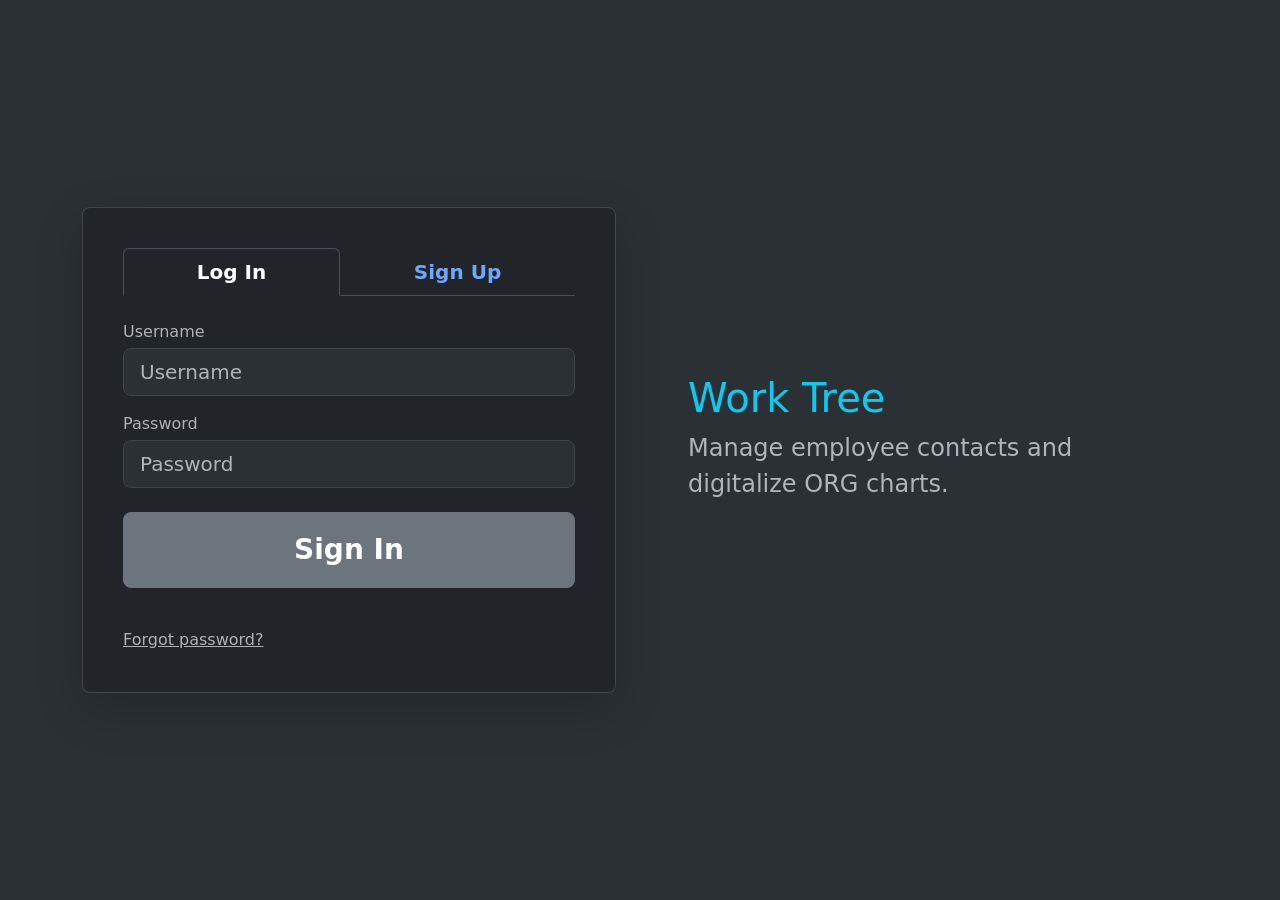
<file: index.html>
<!DOCTYPE html>
<html lang="en" data-bs-theme="dark">
<head>
  <meta charset="UTF-8">
  <meta name="viewport" content="width=device-width, initial-scale=1.0">
  <title>Contact Me NOW - Authentication</title>

  <!-- Bootstrap 5.3 CSS -->
  <link 
    href="https://cdn.jsdelivr.net/npm/bootstrap@5.3.3/dist/css/bootstrap.min.css" 
    rel="stylesheet" 
    integrity="sha384-QWTKZyjpPEjISv5WaRU9OFeRpok6YctnYmDr5pNlyT2bRjXh0JMhjY6hW+ALEwIH" 
    crossorigin="anonymous"
  >
  <!-- Bootstrap Icons -->
  <link 
    rel="stylesheet" 
    href="https://cdn.jsdelivr.net/npm/bootstrap-icons@1.11.3/font/bootstrap-icons.min.css"
  >
  <link rel="stylesheet" href="styles.css">
</head>
<body class="bg-body-tertiary min-vh-100 d-flex align-items-center justify-content-center py-5">

  <div class="container">
    <div class="row align-items-center g-5">

      <!-- Authentication Card Column -->
      <div class="col-12 col-lg-6">
        <div class="card bg-body text-body shadow-lg rounded-3 min-card-height p-3 p-sm-4">
          <div class="card-body d-flex flex-column justify-content-between">
            
            <div>
              <!-- Top Navigation Tabs (Log In / Sign Up) -->
              <ul class="nav nav-tabs nav-fill mb-4" id="authTabs" role="tablist">
                <li class="nav-item" role="presentation">
                  <button 
                    class="nav-item nav-link active fw-bold fs-5 py-2" 
                    id="login-tab" 
                    data-bs-toggle="tab" 
                    data-bs-target="#login-pane" 
                    type="button" 
                    role="tab" 
                    aria-controls="login-pane" 
                    aria-selected="true">
                    Log In
                  </button>
                </li>
                <li class="nav-item" role="presentation">
                  <button 
                    class="nav-item nav-link fw-bold fs-5 py-2" 
                    id="signup-tab" 
                    data-bs-toggle="tab" 
                    data-bs-target="#signup-pane" 
                    type="button" 
                    role="tab" 
                    aria-controls="signup-pane" 
                    aria-selected="false">
                    Sign Up
                  </button>
                </li>
              </ul>

              <!-- Tab Contents -->
              <div class="tab-content" id="authTabsContent">
                
                <!-- LOG IN PANE -->
                <div class="tab-pane fade show active" id="login-pane" role="tabpanel" aria-labelledby="login-tab" tabindex="0">
                  <form onsubmit="doLogin(event);" class="d-flex flex-column gap-3">
                    <div>
                      <label for="loginName" class="form-label text-body-secondary fw-medium mb-1">Username</label>
                      <input 
                        type="text" 
                        class="form-control form-control-lg bg-body-tertiary border-secondary-subtle" 
                        id="loginName" 
                        placeholder="Username"
                        required
                      >
                    </div>

                    <div>
                      <label for="loginPassword" class="form-label text-body-secondary fw-medium mb-1">Password</label>
                      <input 
                        type="password" 
                        class="form-control form-control-lg bg-body-tertiary border-secondary-subtle" 
                        id="loginPassword" 
                        placeholder="Password"
                        required
                      >
                    </div>

                    <button type="submit" class="btn btn-secondary btn-lg fs-3 fw-bold py-3 mt-2">
                      Sign In
                    </button>

                    <!-- Feedback Alert Span -->
                    <div id="loginResult" class="mt-1 small text-danger fw-semibold"></div>

                    <div class="mt-1">
                      <a href="#" onclick="requestPasswordReset(event)" class="text-body-secondary text-decoration-underline fs-6">
                        Forgot password?
                      </a>
                    </div>
                  </form>
                </div>

                <!-- SIGN UP PANE -->
                <div class="tab-pane fade" id="signup-pane" role="tabpanel" aria-labelledby="signup-tab" tabindex="0">
                  <form onsubmit="doRegister(event);" class="d-flex flex-column gap-3">
                    <div class="row g-2">
                      <div class="col-6">
                        <label for="regFirstName" class="form-label text-body-secondary fw-medium mb-1">First Name</label>
                        <input 
                          type="text" 
                          class="form-control bg-body-tertiary border-secondary-subtle" 
                          id="regFirstName" 
                          placeholder="John"
                          required
                        >
                      </div>
                      <div class="col-6">
                        <label for="regLastName" class="form-label text-body-secondary fw-medium mb-1">Last Name</label>
                        <input 
                          type="text" 
                          class="form-control bg-body-tertiary border-secondary-subtle" 
                          id="regLastName" 
                          placeholder="Doe"
                          required
                        >
                      </div>
                    </div>

                    <div>
                      <label for="regUsername" class="form-label text-body-secondary fw-medium mb-1">Username</label>
                      <input 
                        type="text" 
                        class="form-control bg-body-tertiary border-secondary-subtle" 
                        id="regUsername" 
                        placeholder="Choose a username"
                        required
                      >
                    </div>

                    <div>
                      <label for="regPassword" class="form-label text-body-secondary fw-medium mb-1">Password</label>
                      <input 
                        type="password" 
                        class="form-control bg-body-tertiary border-secondary-subtle" 
                        id="regPassword" 
                        placeholder="Create a password"
                        required
                      >
                    </div>

                    <button type="submit" class="btn btn-primary btn-lg fs-4 fw-bold py-3 mt-2">
                      Register
                    </button>

                    <!-- Feedback Alert Span -->
                    <div id="registerResult" class="mt-1 small fw-semibold"></div>
                  </form>
                </div>

              </div>
            </div>
          </div>
        </div>
      </div>

      <!-- Hero Banner Column -->
      <div class="col-12 col-lg-6">

    <div class="text-start p-2 p-md-4">
      <!-- Vibrant Gradient Text Title -->
      <h1 class="text-info">
        Work Tree
      </h1>

      <p class="fs-4 text-body-secondary mb-4">
        Manage employee contacts and digitalize ORG charts.
      </p>
      </div>
  </div>

  <!-- Custom JavaScript file -->
  <script src="js/code.js"></script>

  <!-- Bootstrap 5.3 JS Bundle -->
  <script 
    src="https://cdn.jsdelivr.net/npm/bootstrap@5.3.3/dist/js/bootstrap.bundle.min.js" 
    integrity="sha384-YvpcrYf0tY3lHB60NNkmXc5s9fDVZLESaAA55NDzOxhy9GkcIdslK1eN7N6jIeHz" 
    crossorigin="anonymous">
  </script>
</body>
</html>
</file>
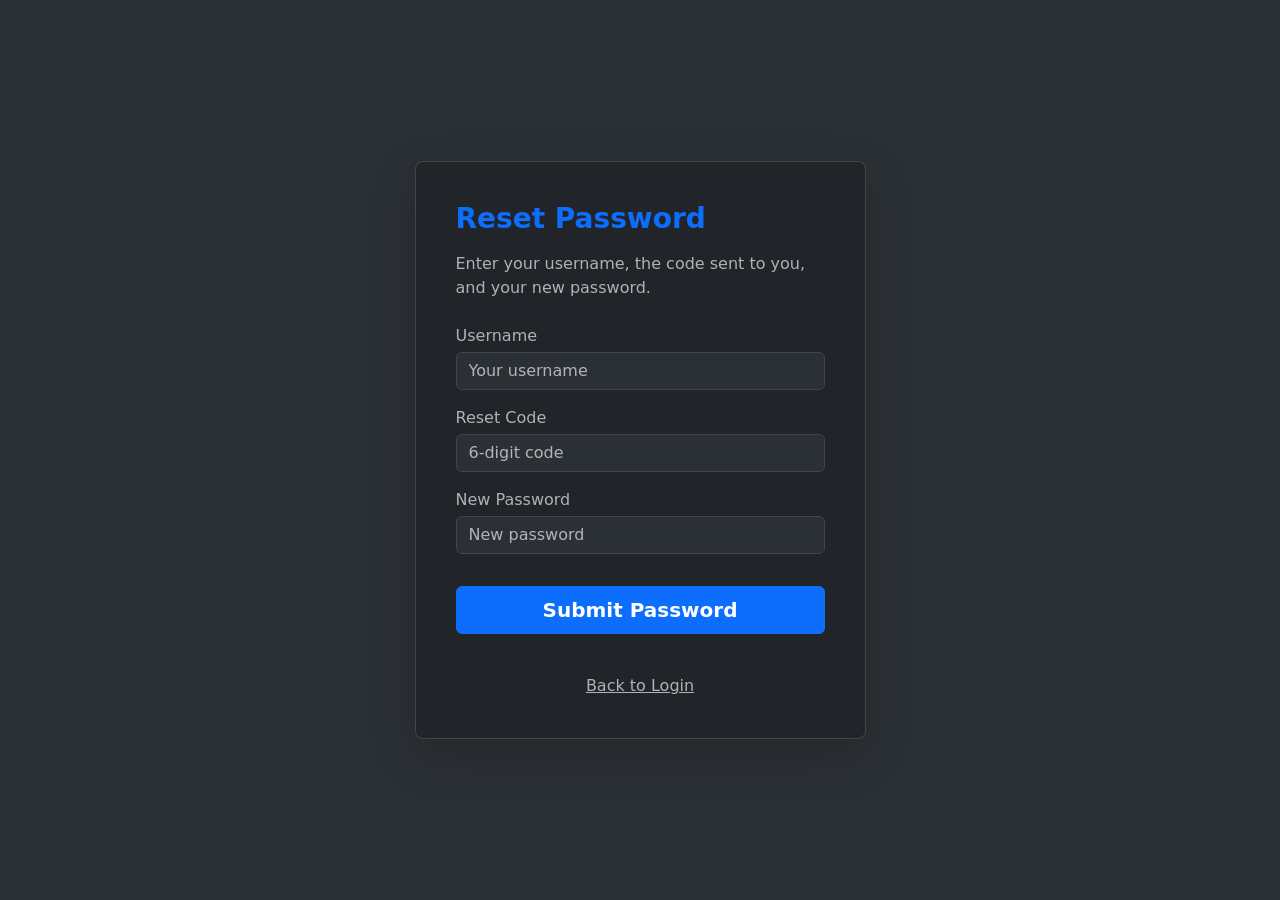
<file: reset.html>
<!DOCTYPE html>
<html lang="en" data-bs-theme="dark">
<head>
  <meta charset="UTF-8">
  <meta name="viewport" content="width=device-width, initial-scale=1.0">
  <title>Reset Password</title>
  <link href="https://cdn.jsdelivr.net/npm/bootstrap@5.3.3/dist/css/bootstrap.min.css" rel="stylesheet">
  <link rel="stylesheet" href="styles.css">
</head>
<body class="bg-body-tertiary min-vh-100 d-flex align-items-center justify-content-center py-5">
  <div class="container">
    <div class="row justify-content-center">
      <div class="col-12 col-md-6 col-lg-5">
        <div class="card bg-body text-body shadow-lg rounded-3 p-4">
          <div class="card-body">
            <h3 class="fw-bold mb-3 text-primary">Reset Password</h3>
            <p class="text-body-secondary mb-4">Enter your username, the code sent to you, and your new password.</p>
            
            <form onsubmit="submitReset(event);" class="d-flex flex-column gap-3">
              <div>
                <label class="form-label text-body-secondary fw-medium mb-1">Username</label>
                <input type="text" id="resetUsername" class="form-control bg-body-tertiary border-secondary-subtle" required placeholder="Your username">
              </div>
              <div>
                <label class="form-label text-body-secondary fw-medium mb-1">Reset Code</label>
                <input type="text" id="resetCode" class="form-control bg-body-tertiary border-secondary-subtle" required placeholder="6-digit code">
              </div>
              <div>
                <label class="form-label text-body-secondary fw-medium mb-1">New Password</label>
                <input type="password" id="newPassword" class="form-control bg-body-tertiary border-secondary-subtle" required placeholder="New password">
              </div>
              
              <button type="submit" class="btn btn-primary fs-5 fw-bold py-2 mt-3">Submit Password</button>
              <div id="resetResult" class="mt-2 small fw-semibold"></div>
            </form>
            
            <div class="mt-3 text-center">
              <a href="index.html" class="text-body-secondary text-decoration-underline">Back to Login</a>
            </div>
          </div>
        </div>
      </div>
    </div>
  </div>

  <script>
    async function submitReset(event) {
      event.preventDefault();
      
      const username = document.getElementById("resetUsername").value.trim();
      const code = document.getElementById("resetCode").value.trim();
      const newPassword = document.getElementById("newPassword").value.trim();
      const resultEl = document.getElementById("resetResult");
      
      resultEl.className = "mt-2 small text-info fw-semibold";
      resultEl.textContent = "Updating password...";

      try {
        const res = await fetch('/api/index.php?action=setnewpwd', {
          method: "POST",
          headers: { "Content-Type": "application/json" },
          body: JSON.stringify({ username: username, code: code, newpassword: newPassword })
        });

        const data = await res.json();

        if (res.ok) {
          resultEl.className = "mt-2 small text-success fw-semibold";
          resultEl.textContent = "Password reset successfully! Redirecting to login...";
          setTimeout(() => { window.location.href = "index.html"; }, 2000);
        } else {
          resultEl.className = "mt-2 small text-danger fw-semibold";
          resultEl.textContent = data.error || data.message || "Failed to reset password. Check your code.";
        }
      } catch (err) {
        resultEl.className = "mt-2 small text-danger fw-semibold";
        resultEl.textContent = "Network error. Could not reach the server.";
      }
    }
  </script>
</body>
</html>
</file>
<file: styles.css>
/* Base Layout & Utilities */
body {
  font-family: system-ui, -apple-system, "Segoe UI", Roboto, "Helvetica Neue", "Noto Sans", "Liberation Sans", Arial, sans-serif;
}

.fw-extrabold {
  font-weight: 800;
}

.fs-7 {
  font-size: 0.75rem;
}

/* Navbar Customizations */
.navbar {
  backdrop-filter: blur(8px);
  -webkit-backdrop-filter: blur(8px);
}

.navbar-brand {
  letter-spacing: -0.3px;
}

/* Card & Table Styling */
.card {
  transition: border-color 0.2s ease, box-shadow 0.2s ease;
}

.table-responsive {
  scrollbar-width: thin;
}

.table > tbody > tr {
  transition: background-color 0.15s ease;
}

/* Form Controls & Inputs */
.form-control:focus,
.form-select:focus {
  border-color: var(--bs-primary);
  box-shadow: 0 0 0 0.25rem rgba(13, 110, 253, 0.25);
}

/* Custom styling for the switch toggle */
.role-toggle-switch {
  cursor: pointer;
  width: 2.75em !important;
  height: 1.4em !important;
}

.role-toggle-switch:checked {
  background-color: var(--bs-primary);
  border-color: var(--bs-primary);
}

/* Google Org Chart Customization */
.google-visualization-orgchart-node {
  border: 1px solid var(--bs-border-color) !important;
  background: var(--bs-body-bg) !important;
  color: var(--bs-body-color) !important;
  border-radius: 0.5rem !important;
  box-shadow: 0 0.125rem 0.25rem rgba(0, 0, 0, 0.075) !important;
  padding: 8px 12px !important;
}

.google-visualization-orgchart-nodesel {
  border-color: var(--bs-primary) !important;
  background-color: rgba(13, 110, 253, 0.15) !important;
}
</file>
